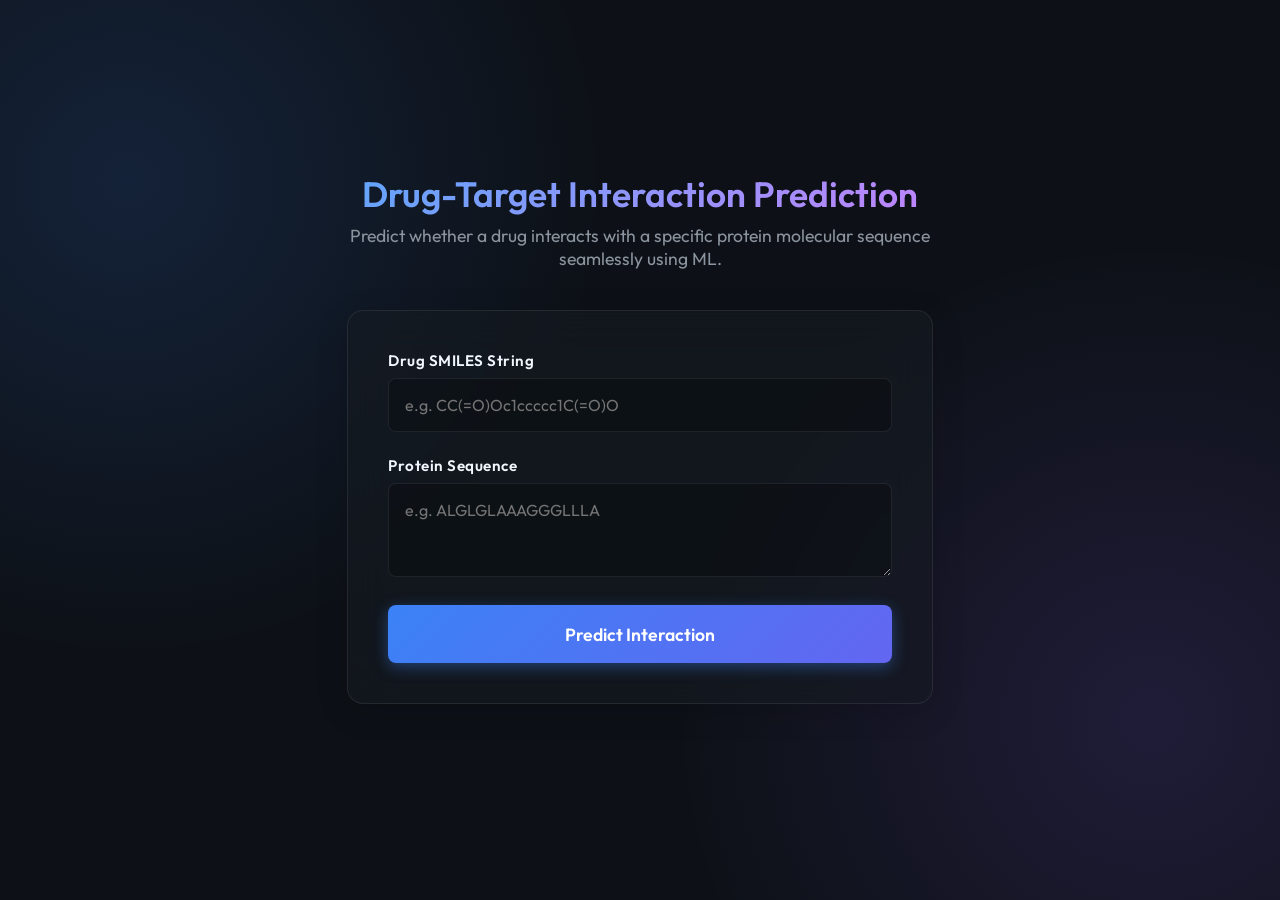
<file: templates/index.html>
<!DOCTYPE html>
<html lang="en">
<head>
    <meta charset="UTF-8">
    <meta name="viewport" content="width=device-width, initial-scale=1.0">
    <title>DTI Prediction Web App</title>
    <!-- Use Outfit font for a premium modern aesthetic -->
    <link href="https://fonts.googleapis.com/css2?family=Outfit:wght@300;400;600&display=swap" rel="stylesheet">
    <link rel="stylesheet" href="/static/styles.css">
</head>
<body>
    <div class="container">
        <header>
            <h1>Drug-Target Interaction Prediction</h1>
            <p>Predict whether a drug interacts with a specific protein molecular sequence seamlessly using ML.</p>
        </header>
        <main>
            <form id="prediction-form" class="glass-panel">
                <div class="input-group">
                    <label for="smiles">Drug SMILES String</label>
                    <input type="text" id="smiles" placeholder="e.g. CC(=O)Oc1ccccc1C(=O)O" required>
                </div>
                <div class="input-group">
                    <label for="sequence">Protein Sequence</label>
                    <textarea id="sequence" rows="3" placeholder="e.g. ALGLGLAAAGGGLLLA" required></textarea>
                </div>
                <button type="submit" id="submit-btn">Predict Interaction</button>
            </form>
            
            <div id="result-container" class="glass-panel hidden">
                <h2>Result: <span id="prediction-label"></span></h2>
                <div class="stats">
                    <div class="stat-box">
                        <span class="stat-label">Prediction Confidence</span>
                        <span class="stat-value" id="confidence-score"></span>
                    </div>
                </div>
                <div class="model-details">
                    <p>Logistic Regression output: <strong id="lr-score"></strong></p>
                    <p>Random Forest output: <strong id="rf-score"></strong></p>
                </div>
            </div>
            <div id="error-container" class="hidden error-text"></div>
        </main>
    </div>
    <script src="/static/script.js"></script>
</body>
</html>
</file>
<file: static/styles.css>
:root {
  --bg-color: #0d1117;
  --panel-bg: rgba(22, 27, 34, 0.6);
  --text-main: #f0f6fc;
  --text-muted: #8b949e;
  --primary-accent: #3b82f6;
  --primary-hover: #2563eb;
  --border-color: rgba(255, 255, 255, 0.08);
  --error: #f85149;
  --success: #2ea043;
}

* { box-sizing: border-box; }

body {
    margin: 0;
    font-family: 'Outfit', sans-serif;
    background-color: var(--bg-color);
    color: var(--text-main);
    display: flex;
    justify-content: center;
    align-items: center;
    min-height: 100vh;
    background-image: 
        radial-gradient(circle at 10% 20%, rgba(59, 130, 246, 0.15) 0%, transparent 35%),
        radial-gradient(circle at 90% 80%, rgba(139, 92, 246, 0.15) 0%, transparent 35%);
}

.container {
    width: 100%;
    max-width: 650px;
    padding: 2rem;
    z-index: 10;
}

header {
    text-align: center;
    margin-bottom: 2.5rem;
}

header h1 {
    font-size: 2.2rem;
    margin: 0 0 0.5rem 0;
    background: linear-gradient(135deg, #60a5fa, #c084fc);
    -webkit-background-clip: text;
    -webkit-text-fill-color: transparent;
    font-weight: 600;
}

header p { color: var(--text-muted); margin: 0; font-size: 1.1rem;}

.glass-panel {
    background: var(--panel-bg);
    border: 1px solid var(--border-color);
    border-radius: 16px;
    padding: 2.5rem;
    backdrop-filter: blur(20px);
    -webkit-backdrop-filter: blur(20px);
    box-shadow: 0 8px 32px rgba(0, 0, 0, 0.15);
    margin-bottom: 1.5rem;
    transition: transform 0.3s ease;
}

.glass-panel:hover {
    transform: translateY(-2px);
}

.input-group { margin-bottom: 1.5rem; }

.input-group label {
    display: block;
    margin-bottom: 0.5rem;
    font-weight: 600;
    font-size: 0.95rem;
    letter-spacing: 0.5px;
}

.input-group input, .input-group textarea {
    width: 100%;
    padding: 1rem;
    background: rgba(0, 0, 0, 0.25);
    border: 1px solid var(--border-color);
    border-radius: 8px;
    color: var(--text-main);
    font-family: inherit;
    font-size: 1rem;
    transition: all 0.3s ease;
}

.input-group input:focus, .input-group textarea:focus {
    outline: none;
    border-color: var(--primary-accent);
    box-shadow: 0 0 0 2px rgba(59, 130, 246, 0.3);
}

button {
    width: 100%;
    padding: 1.1rem;
    background: linear-gradient(135deg, #3b82f6, #6366f1);
    color: white;
    border: none;
    border-radius: 8px;
    font-size: 1.1rem;
    font-weight: 600;
    font-family: inherit;
    cursor: pointer;
    transition: filter 0.3s, transform 0.1s;
    box-shadow: 0 4px 15px rgba(59, 130, 246, 0.4);
}

button:hover { filter: brightness(1.1); }
button:active { transform: scale(0.98); }
button:disabled { opacity: 0.7; cursor: not-allowed; filter: grayscale(1); box-shadow: none; }

.hidden { display: none; }

#result-container {
    text-align: center;
    animation: slideUp 0.5s cubic-bezier(0.16, 1, 0.3, 1) forwards;
}

@keyframes slideUp {
    from { opacity: 0; transform: translateY(20px); }
    to { opacity: 1; transform: translateY(0); }
}

.stats {
    display: flex;
    justify-content: center;
    margin: 1.5rem 0;
}

.stat-box {
    background: rgba(0, 0, 0, 0.3);
    padding: 1.5rem 2.5rem;
    border-radius: 12px;
    border: 1px solid var(--border-color);
}

.stat-label { display: block; font-size: 0.9rem; color: var(--text-muted); margin-bottom: 0.5rem; text-transform: uppercase; letter-spacing: 1px;}
.stat-value { font-size: 2.5rem; font-weight: 600; color: var(--primary-accent); background: linear-gradient(135deg, #60a5fa, #c084fc); -webkit-background-clip: text; -webkit-text-fill-color: transparent; }

.model-details { font-size: 0.95rem; color: var(--text-muted); background: rgba(0,0,0,0.2); padding: 1rem; border-radius: 8px; margin-top: 1rem;}
.model-details p { margin: 0.5rem 0; }
.model-details strong { color: var(--text-main); }
.error-text { color: var(--error); text-align: center; font-weight: 600; padding: 1rem; background: rgba(248, 81, 73, 0.1); border-radius: 8px; border: 1px solid rgba(248, 81, 73, 0.3); animation: slideUp 0.3s forwards;}
</file>
